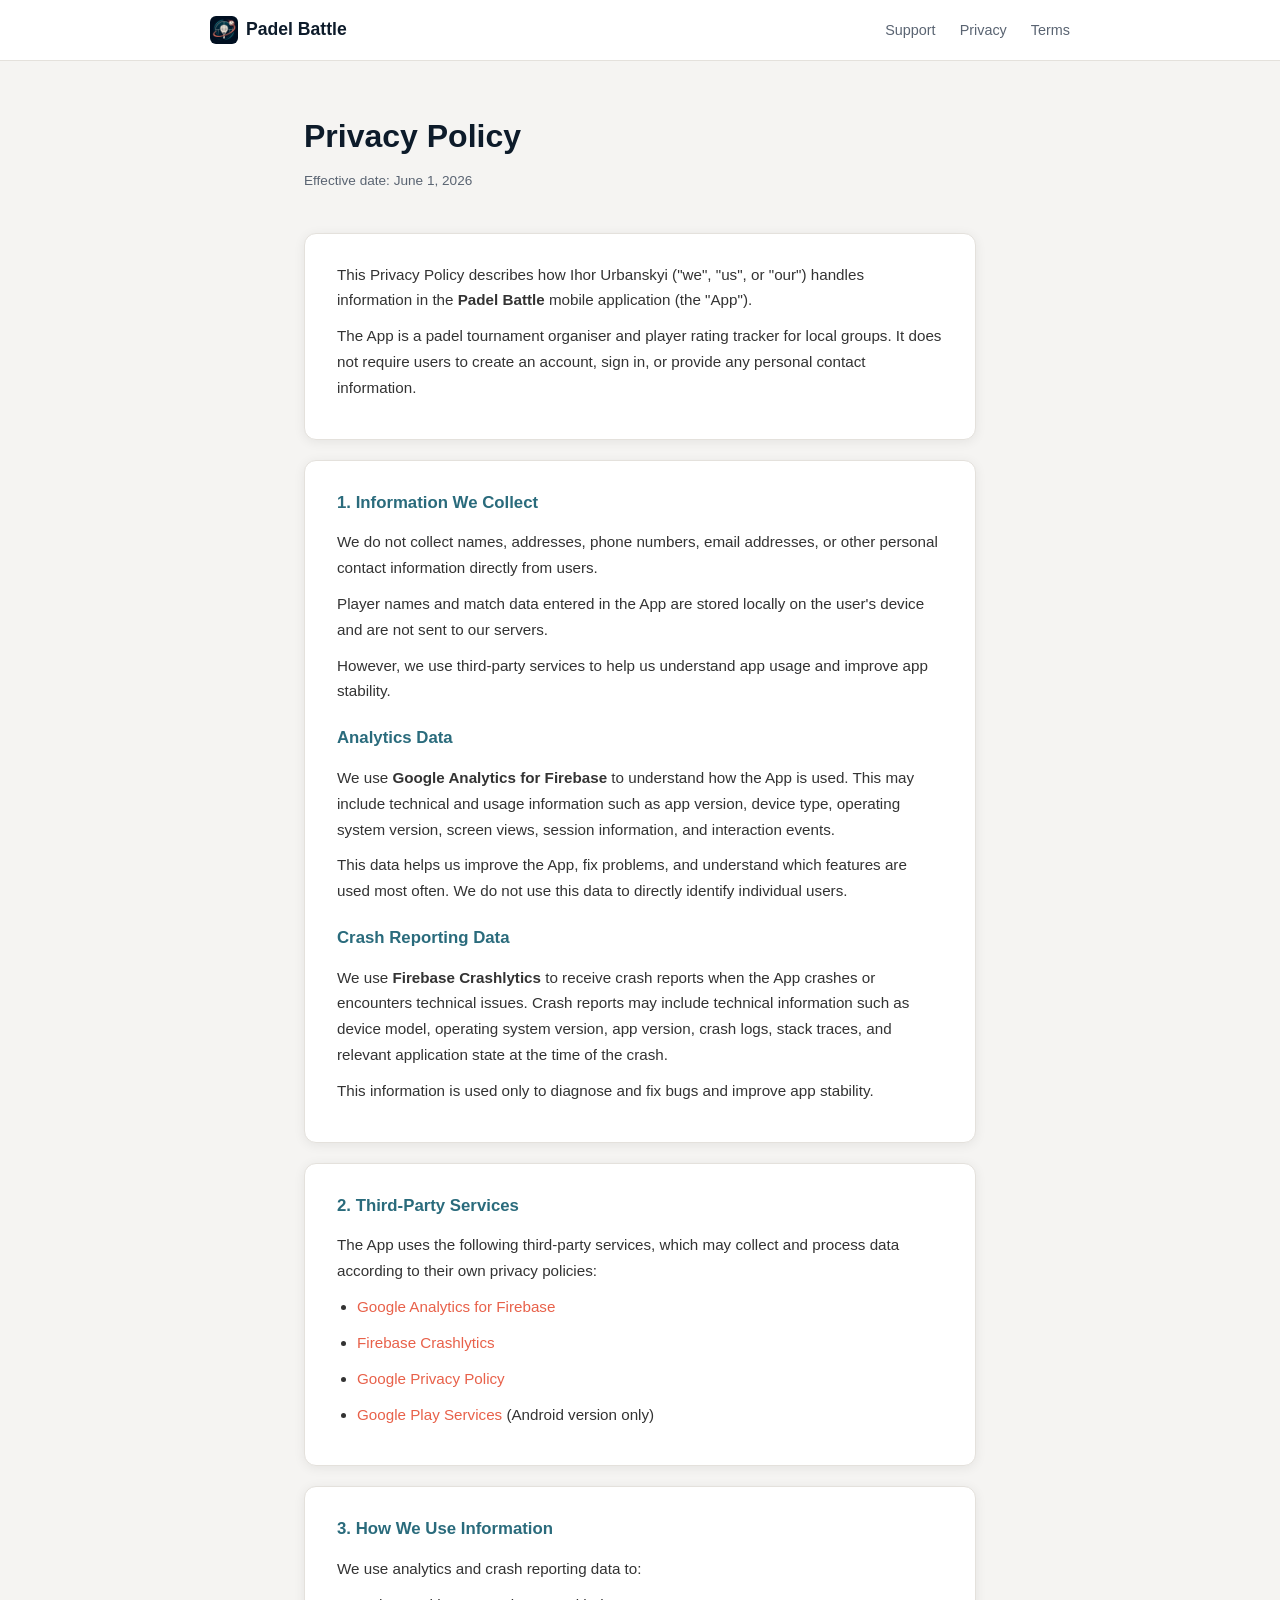
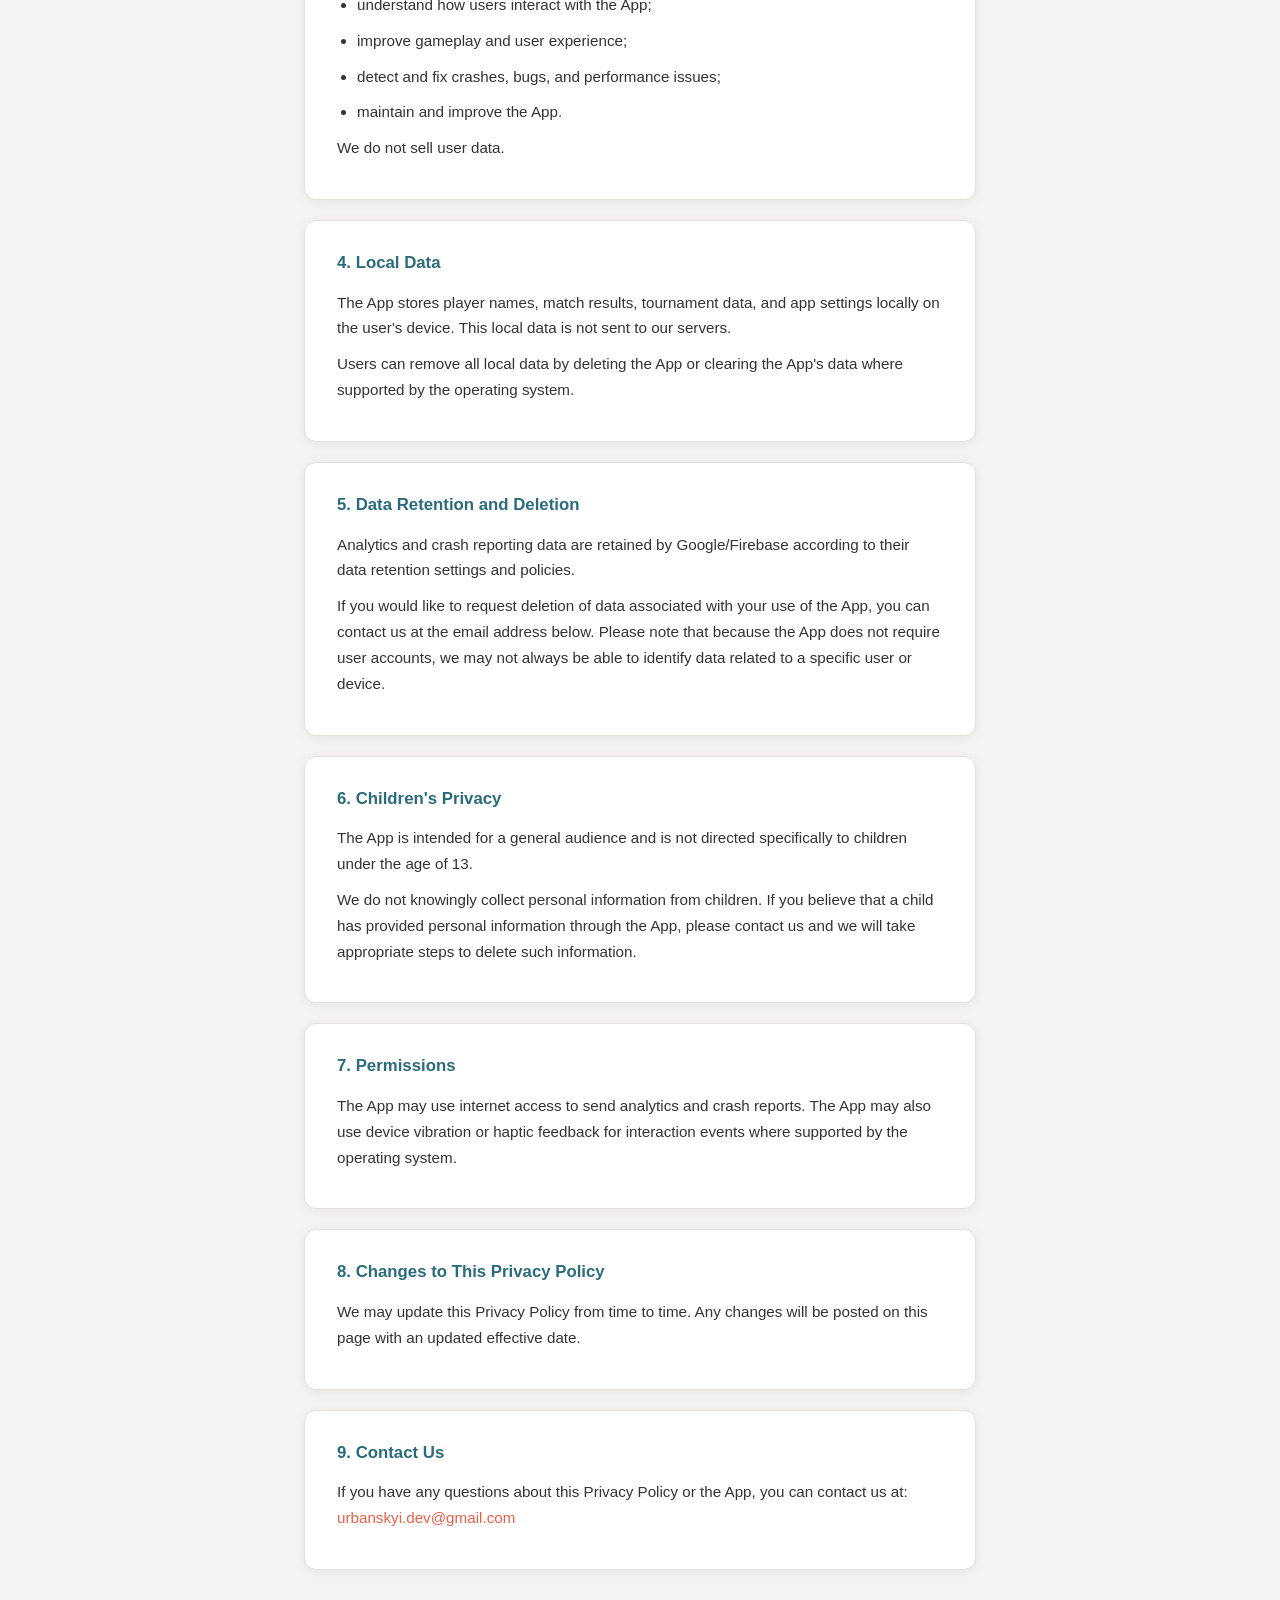
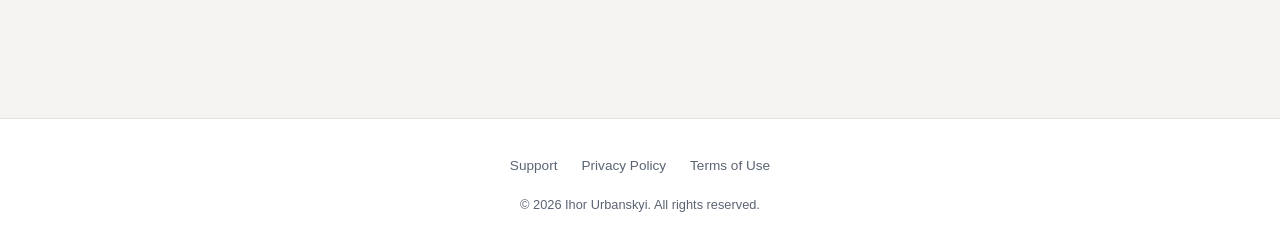
<file: privacy-policy.html>
<!DOCTYPE html>
<html lang="en">
<head>
  <meta charset="UTF-8" />
  <meta name="viewport" content="width=device-width, initial-scale=1.0" />
  <title>Privacy Policy — Padel Battle</title>
  <link rel="icon" href="app-icon.png" />
  <meta name="description" content="Privacy Policy for the Padel Battle mobile app." />
  <link rel="stylesheet" href="style.css" />
</head>
<body>

  <nav>
    <div class="nav-inner">
      <a href="index.html" class="nav-logo"><img src="app-icon.png" alt="Padel Battle" style="width:28px;height:28px;border-radius:6px;"> Padel Battle</a>
      <ul class="nav-links">
        <li><a href="support.html">Support</a></li>
        <li><a href="privacy-policy.html">Privacy</a></li>
        <li><a href="terms.html">Terms</a></li>
      </ul>
    </div>
  </nav>

  <main class="legal-page">
    <div class="page-header">
      <h1>Privacy Policy</h1>
      <p class="meta">Effective date: June 1, 2026</p>
    </div>

    <div class="legal-section">
      <p>
        This Privacy Policy describes how Ihor Urbanskyi ("we", "us", or "our") handles information
        in the <strong>Padel Battle</strong> mobile application (the "App").
      </p>
      <p>
        The App is a padel tournament organiser and player rating tracker for local groups.
        It does not require users to create an account, sign in, or provide any personal contact information.
      </p>
    </div>

    <div class="legal-section">
      <h2>1. Information We Collect</h2>
      <p>
        We do not collect names, addresses, phone numbers, email addresses, or other personal
        contact information directly from users.
      </p>
      <p>
        Player names and match data entered in the App are stored locally on the user's device
        and are not sent to our servers.
      </p>
      <p>
        However, we use third-party services to help us understand app usage and improve app stability.
      </p>

      <h2 style="margin-top: 20px; color: var(--teal);">Analytics Data</h2>
      <p>
        We use <strong>Google Analytics for Firebase</strong> to understand how the App is used.
        This may include technical and usage information such as app version, device type, operating
        system version, screen views, session information, and interaction events.
      </p>
      <p>
        This data helps us improve the App, fix problems, and understand which features are used most often.
        We do not use this data to directly identify individual users.
      </p>

      <h2 style="margin-top: 20px; color: var(--teal);">Crash Reporting Data</h2>
      <p>
        We use <strong>Firebase Crashlytics</strong> to receive crash reports when the App crashes or
        encounters technical issues. Crash reports may include technical information such as device model,
        operating system version, app version, crash logs, stack traces, and relevant application state
        at the time of the crash.
      </p>
      <p>
        This information is used only to diagnose and fix bugs and improve app stability.
      </p>
    </div>

    <div class="legal-section">
      <h2>2. Third-Party Services</h2>
      <p>The App uses the following third-party services, which may collect and process data according to their own privacy policies:</p>
      <ul>
        <li><a href="https://firebase.google.com/policies/analytics" target="_blank" rel="noopener">Google Analytics for Firebase</a></li>
        <li><a href="https://firebase.google.com/support/privacy" target="_blank" rel="noopener">Firebase Crashlytics</a></li>
        <li><a href="https://policies.google.com/privacy" target="_blank" rel="noopener">Google Privacy Policy</a></li>
        <li><a href="https://www.google.com/policies/privacy/" target="_blank" rel="noopener">Google Play Services</a> (Android version only)</li>
      </ul>
    </div>

    <div class="legal-section">
      <h2>3. How We Use Information</h2>
      <p>We use analytics and crash reporting data to:</p>
      <ul>
        <li>understand how users interact with the App;</li>
        <li>improve gameplay and user experience;</li>
        <li>detect and fix crashes, bugs, and performance issues;</li>
        <li>maintain and improve the App.</li>
      </ul>
      <p>We do not sell user data.</p>
    </div>

    <div class="legal-section">
      <h2>4. Local Data</h2>
      <p>
        The App stores player names, match results, tournament data, and app settings locally
        on the user's device. This local data is not sent to our servers.
      </p>
      <p>
        Users can remove all local data by deleting the App or clearing the App's data
        where supported by the operating system.
      </p>
    </div>

    <div class="legal-section">
      <h2>5. Data Retention and Deletion</h2>
      <p>
        Analytics and crash reporting data are retained by Google/Firebase according to their
        data retention settings and policies.
      </p>
      <p>
        If you would like to request deletion of data associated with your use of the App,
        you can contact us at the email address below. Please note that because the App does not
        require user accounts, we may not always be able to identify data related to a specific
        user or device.
      </p>
    </div>

    <div class="legal-section">
      <h2>6. Children's Privacy</h2>
      <p>
        The App is intended for a general audience and is not directed specifically to children
        under the age of 13.
      </p>
      <p>
        We do not knowingly collect personal information from children. If you believe that a child
        has provided personal information through the App, please contact us and we will take
        appropriate steps to delete such information.
      </p>
    </div>

    <div class="legal-section">
      <h2>7. Permissions</h2>
      <p>
        The App may use internet access to send analytics and crash reports.
        The App may also use device vibration or haptic feedback for interaction events
        where supported by the operating system.
      </p>
    </div>

    <div class="legal-section">
      <h2>8. Changes to This Privacy Policy</h2>
      <p>
        We may update this Privacy Policy from time to time. Any changes will be posted on this page
        with an updated effective date.
      </p>
    </div>

    <div class="legal-section">
      <h2>9. Contact Us</h2>
      <p>
        If you have any questions about this Privacy Policy or the App, you can contact us at:<br />
        <a href="mailto:urbanskyi.dev@gmail.com">urbanskyi.dev@gmail.com</a>
      </p>
    </div>
  </main>

  <footer>
    <div class="footer-inner">
      <ul class="footer-links">
        <li><a href="support.html">Support</a></li>
        <li><a href="privacy-policy.html">Privacy Policy</a></li>
        <li><a href="terms.html">Terms of Use</a></li>
      </ul>
      <p class="footer-copy">&copy; 2026 Ihor Urbanskyi. All rights reserved.</p>
    </div>
  </footer>

</body>
</html>
</file>
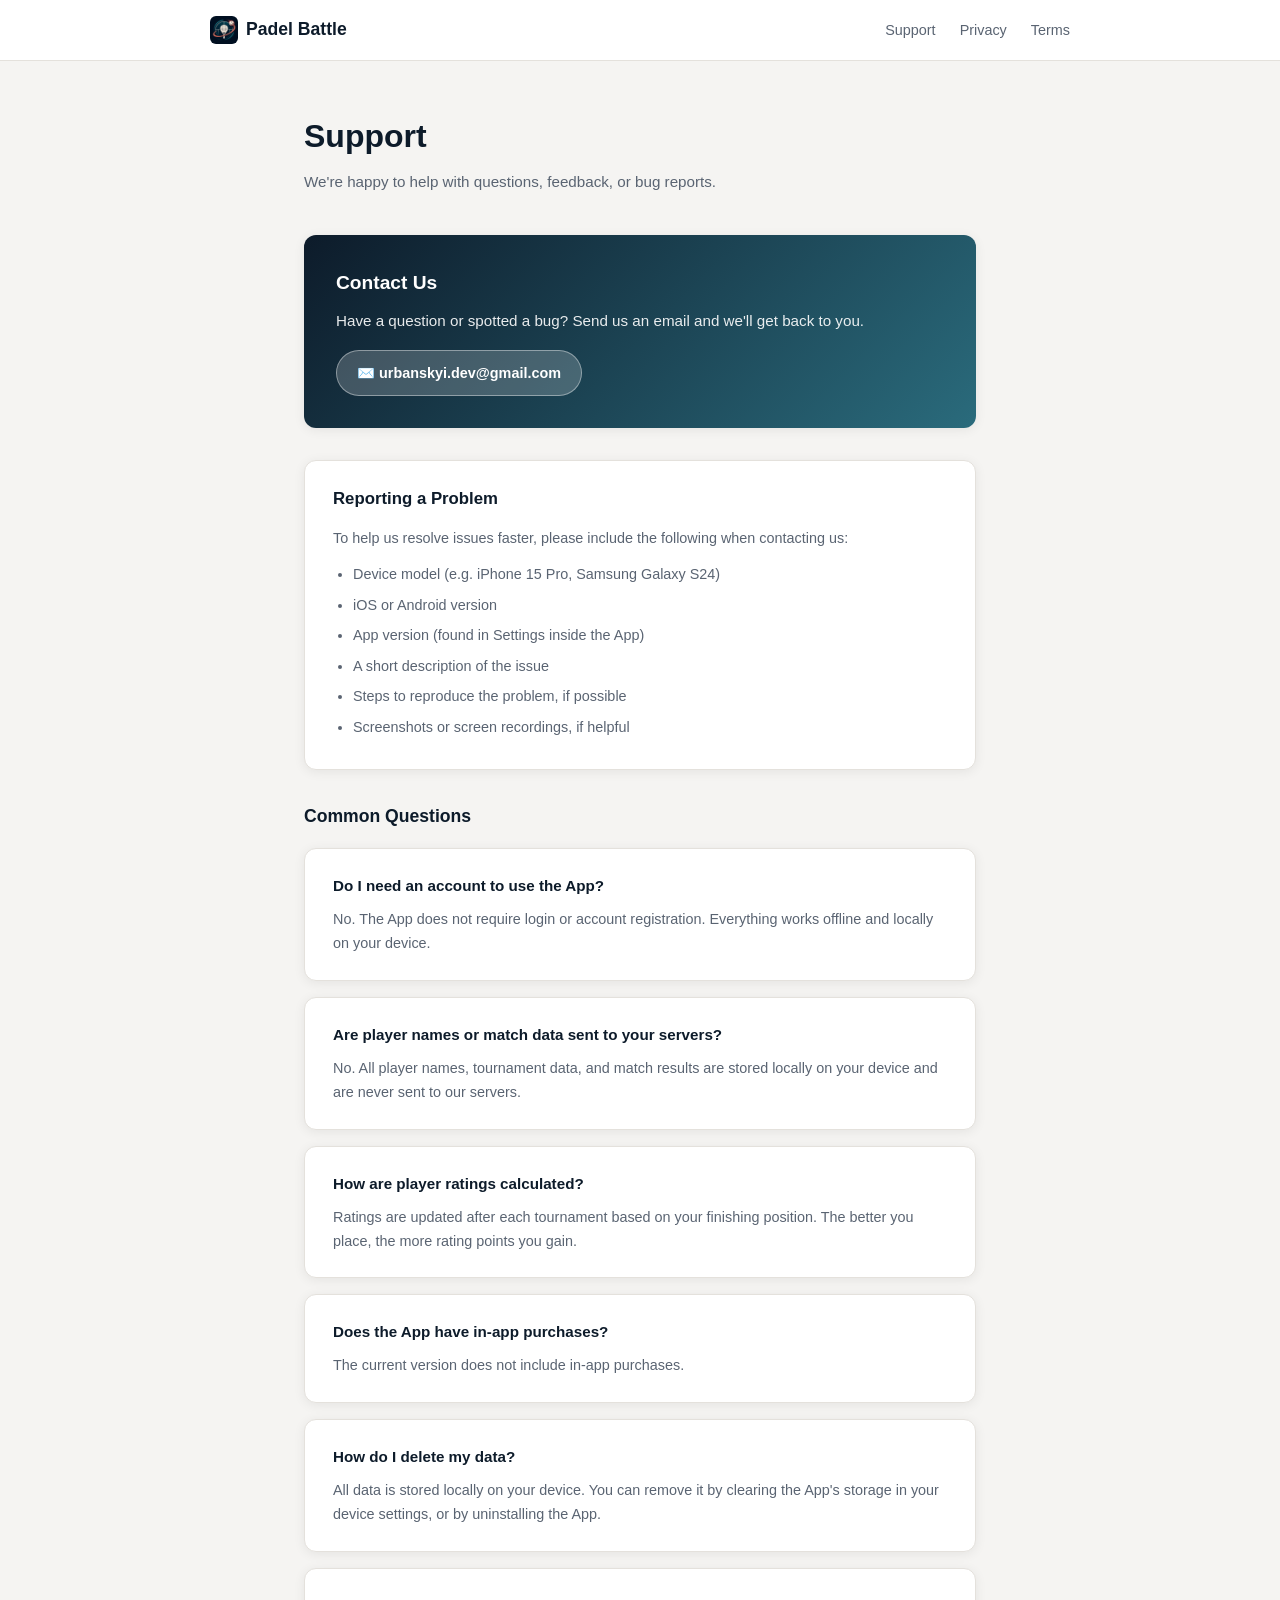
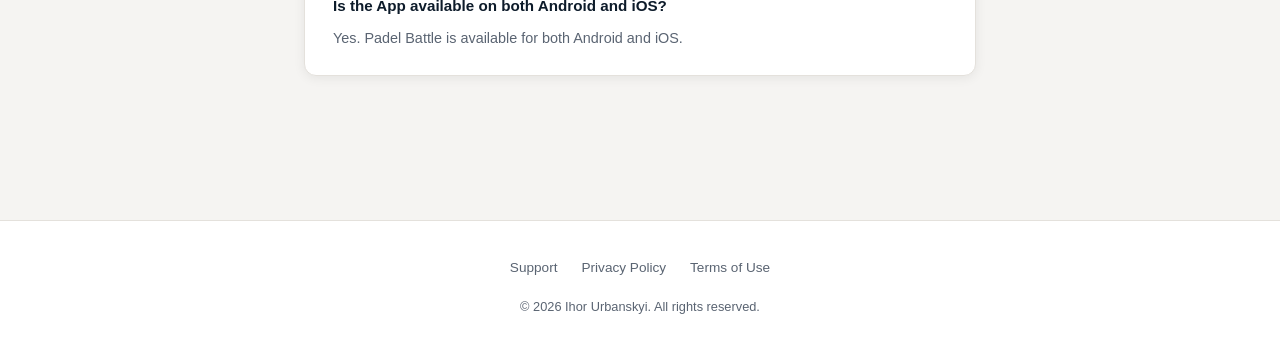
<file: support.html>
<!DOCTYPE html>
<html lang="en">
<head>
  <meta charset="UTF-8" />
  <meta name="viewport" content="width=device-width, initial-scale=1.0" />
  <title>Support — Padel Battle</title>
  <link rel="icon" href="app-icon.png" />
  <meta name="description" content="Get help with Padel Battle. Contact us or browse common questions." />
  <link rel="stylesheet" href="style.css" />
</head>
<body>

  <nav>
    <div class="nav-inner">
      <a href="index.html" class="nav-logo"><img src="app-icon.png" alt="Padel Battle" style="width:28px;height:28px;border-radius:6px;"> Padel Battle</a>
      <ul class="nav-links">
        <li><a href="support.html">Support</a></li>
        <li><a href="privacy-policy.html">Privacy</a></li>
        <li><a href="terms.html">Terms</a></li>
      </ul>
    </div>
  </nav>

  <main class="support-page">
    <div class="page-header">
      <h1>Support</h1>
      <p>We're happy to help with questions, feedback, or bug reports.</p>
    </div>

    <div class="contact-card">
      <h2>Contact Us</h2>
      <p>Have a question or spotted a bug? Send us an email and we'll get back to you.</p>
      <a href="mailto:urbanskyi.dev@gmail.com">✉️ urbanskyi.dev@gmail.com</a>
    </div>

    <div class="report-info">
      <h2>Reporting a Problem</h2>
      <p style="font-size: 0.9rem; color: var(--text-muted); margin-bottom: 12px;">
        To help us resolve issues faster, please include the following when contacting us:
      </p>
      <ul>
        <li>Device model (e.g. iPhone 15 Pro, Samsung Galaxy S24)</li>
        <li>iOS or Android version</li>
        <li>App version (found in Settings inside the App)</li>
        <li>A short description of the issue</li>
        <li>Steps to reproduce the problem, if possible</li>
        <li>Screenshots or screen recordings, if helpful</li>
      </ul>
    </div>

    <h2 style="font-size: 1.1rem; font-weight: 700; color: var(--navy); margin-bottom: 16px;">Common Questions</h2>

    <div class="faq-item">
      <h3>Do I need an account to use the App?</h3>
      <p>No. The App does not require login or account registration. Everything works offline and locally on your device.</p>
    </div>

    <div class="faq-item">
      <h3>Are player names or match data sent to your servers?</h3>
      <p>No. All player names, tournament data, and match results are stored locally on your device and are never sent to our servers.</p>
    </div>

    <div class="faq-item">
      <h3>How are player ratings calculated?</h3>
      <p>Ratings are updated after each tournament based on your finishing position. The better you place, the more rating points you gain.</p>
    </div>

    <div class="faq-item">
      <h3>Does the App have in-app purchases?</h3>
      <p>The current version does not include in-app purchases.</p>
    </div>

    <div class="faq-item">
      <h3>How do I delete my data?</h3>
      <p>All data is stored locally on your device. You can remove it by clearing the App's storage in your device settings, or by uninstalling the App.</p>
    </div>

    <div class="faq-item">
      <h3>Is the App available on both Android and iOS?</h3>
      <p>Yes. Padel Battle is available for both Android and iOS.</p>
    </div>
  </main>

  <footer>
    <div class="footer-inner">
      <ul class="footer-links">
        <li><a href="support.html">Support</a></li>
        <li><a href="privacy-policy.html">Privacy Policy</a></li>
        <li><a href="terms.html">Terms of Use</a></li>
      </ul>
      <p class="footer-copy">&copy; 2026 Ihor Urbanskyi. All rights reserved.</p>
    </div>
  </footer>

</body>
</html>
</file>
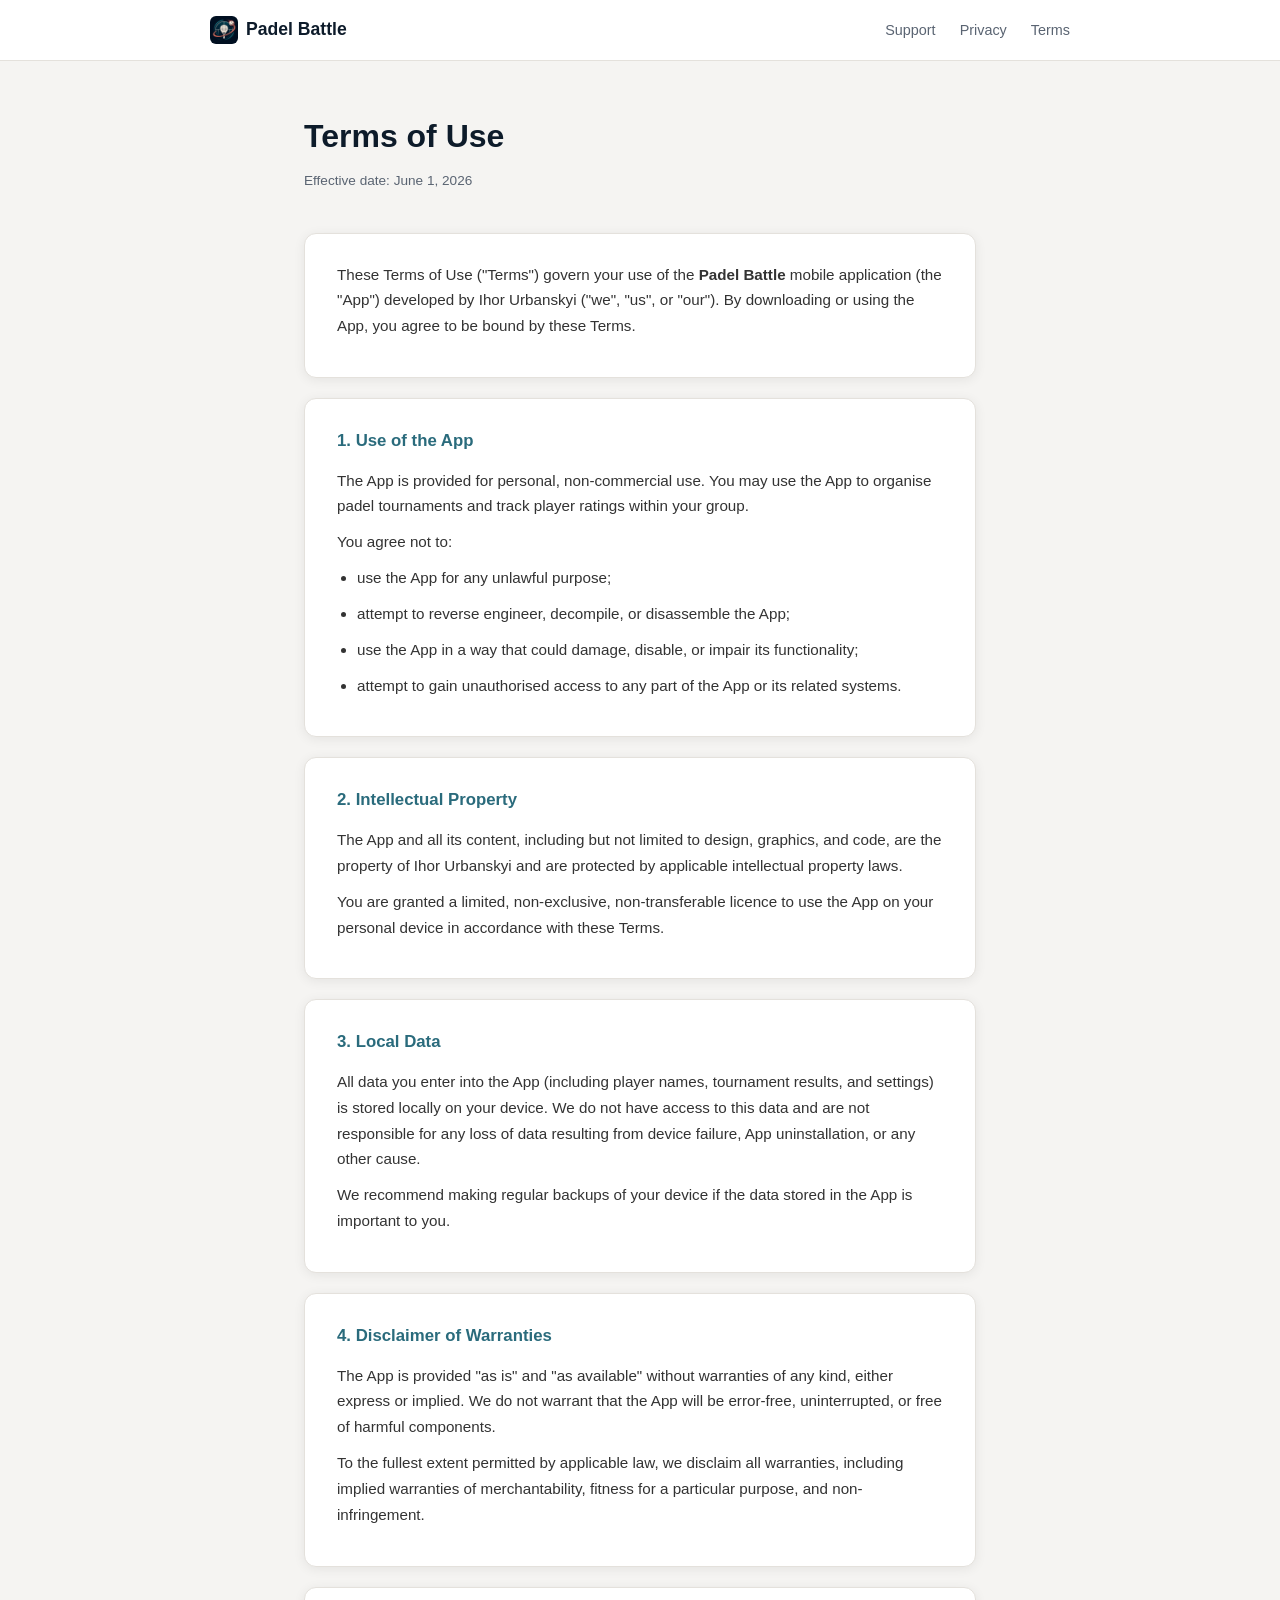
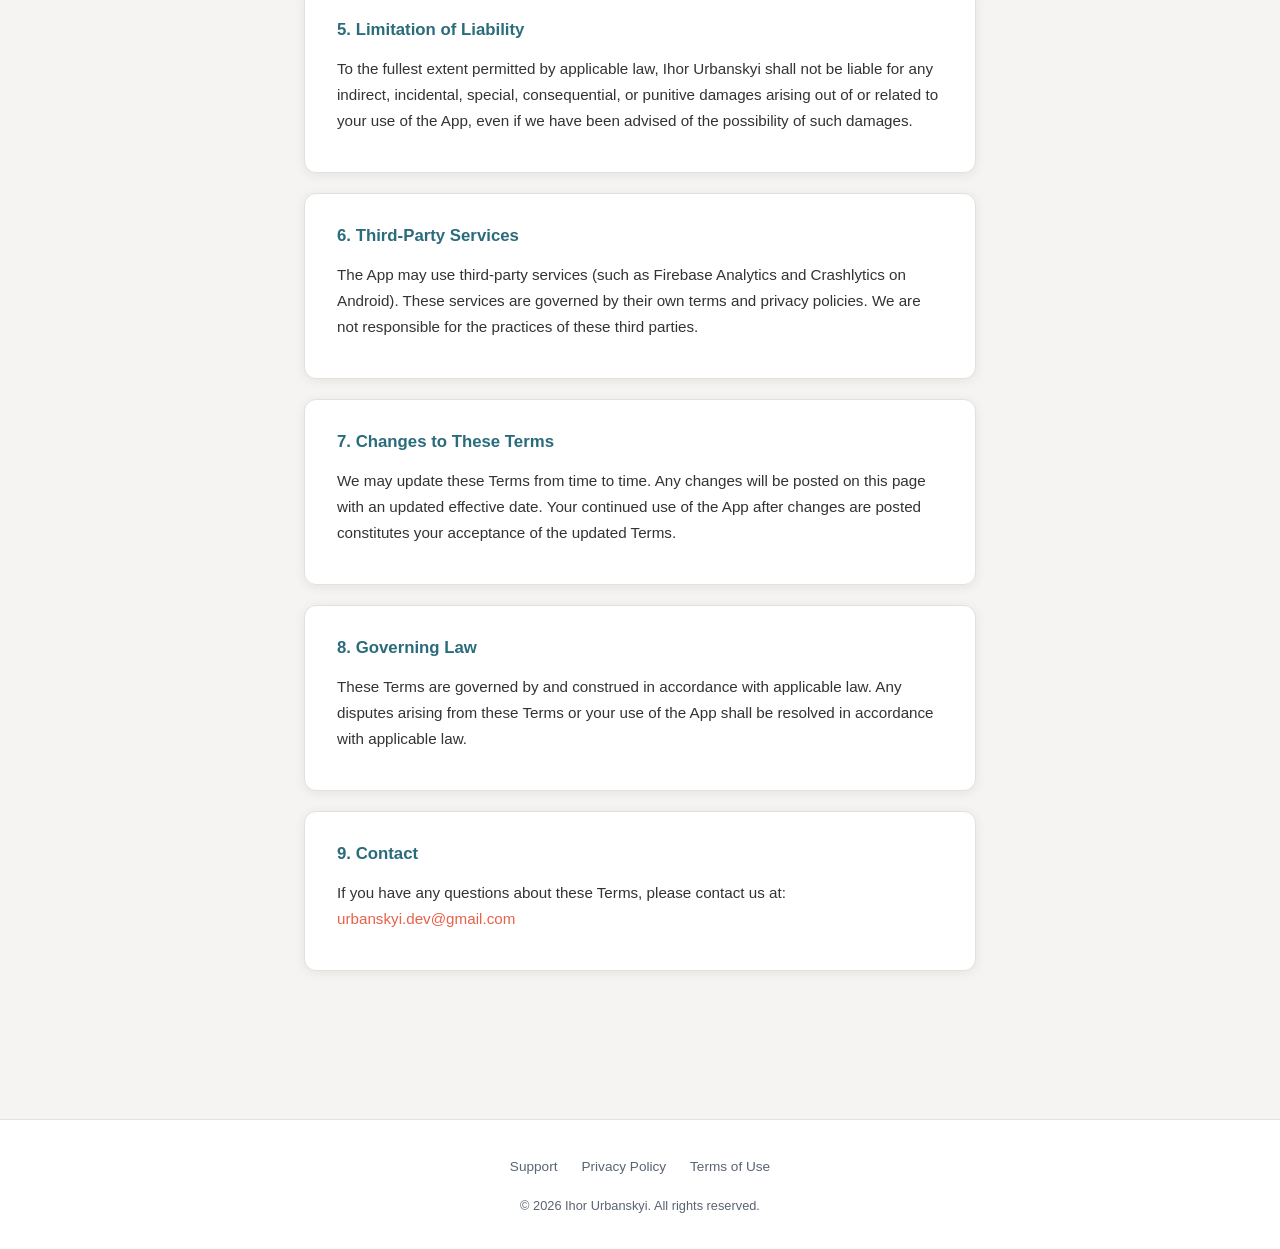
<file: terms.html>
<!DOCTYPE html>
<html lang="en">
<head>
  <meta charset="UTF-8" />
  <meta name="viewport" content="width=device-width, initial-scale=1.0" />
  <title>Terms of Use — Padel Battle</title>
  <link rel="icon" href="app-icon.png" />
  <meta name="description" content="Terms of Use for the Padel Battle mobile app." />
  <link rel="stylesheet" href="style.css" />
</head>
<body>

  <nav>
    <div class="nav-inner">
      <a href="index.html" class="nav-logo"><img src="app-icon.png" alt="Padel Battle" style="width:28px;height:28px;border-radius:6px;"> Padel Battle</a>
      <ul class="nav-links">
        <li><a href="support.html">Support</a></li>
        <li><a href="privacy-policy.html">Privacy</a></li>
        <li><a href="terms.html">Terms</a></li>
      </ul>
    </div>
  </nav>

  <main class="legal-page">
    <div class="page-header">
      <h1>Terms of Use</h1>
      <p class="meta">Effective date: June 1, 2026</p>
    </div>

    <div class="legal-section">
      <p>
        These Terms of Use ("Terms") govern your use of the <strong>Padel Battle</strong> mobile
        application (the "App") developed by Ihor Urbanskyi ("we", "us", or "our").
        By downloading or using the App, you agree to be bound by these Terms.
      </p>
    </div>

    <div class="legal-section">
      <h2>1. Use of the App</h2>
      <p>
        The App is provided for personal, non-commercial use. You may use the App to organise
        padel tournaments and track player ratings within your group.
      </p>
      <p>You agree not to:</p>
      <ul>
        <li>use the App for any unlawful purpose;</li>
        <li>attempt to reverse engineer, decompile, or disassemble the App;</li>
        <li>use the App in a way that could damage, disable, or impair its functionality;</li>
        <li>attempt to gain unauthorised access to any part of the App or its related systems.</li>
      </ul>
    </div>

    <div class="legal-section">
      <h2>2. Intellectual Property</h2>
      <p>
        The App and all its content, including but not limited to design, graphics, and code,
        are the property of Ihor Urbanskyi and are protected by applicable intellectual property laws.
      </p>
      <p>
        You are granted a limited, non-exclusive, non-transferable licence to use the App
        on your personal device in accordance with these Terms.
      </p>
    </div>

    <div class="legal-section">
      <h2>3. Local Data</h2>
      <p>
        All data you enter into the App (including player names, tournament results, and settings)
        is stored locally on your device. We do not have access to this data and are not responsible
        for any loss of data resulting from device failure, App uninstallation, or any other cause.
      </p>
      <p>
        We recommend making regular backups of your device if the data stored in the App is
        important to you.
      </p>
    </div>

    <div class="legal-section">
      <h2>4. Disclaimer of Warranties</h2>
      <p>
        The App is provided "as is" and "as available" without warranties of any kind,
        either express or implied. We do not warrant that the App will be error-free,
        uninterrupted, or free of harmful components.
      </p>
      <p>
        To the fullest extent permitted by applicable law, we disclaim all warranties,
        including implied warranties of merchantability, fitness for a particular purpose,
        and non-infringement.
      </p>
    </div>

    <div class="legal-section">
      <h2>5. Limitation of Liability</h2>
      <p>
        To the fullest extent permitted by applicable law, Ihor Urbanskyi shall not be liable
        for any indirect, incidental, special, consequential, or punitive damages arising out of
        or related to your use of the App, even if we have been advised of the possibility of
        such damages.
      </p>
    </div>

    <div class="legal-section">
      <h2>6. Third-Party Services</h2>
      <p>
        The App may use third-party services (such as Firebase Analytics and Crashlytics on Android).
        These services are governed by their own terms and privacy policies. We are not responsible
        for the practices of these third parties.
      </p>
    </div>

    <div class="legal-section">
      <h2>7. Changes to These Terms</h2>
      <p>
        We may update these Terms from time to time. Any changes will be posted on this page
        with an updated effective date. Your continued use of the App after changes are posted
        constitutes your acceptance of the updated Terms.
      </p>
    </div>

    <div class="legal-section">
      <h2>8. Governing Law</h2>
      <p>
        These Terms are governed by and construed in accordance with applicable law.
        Any disputes arising from these Terms or your use of the App shall be resolved
        in accordance with applicable law.
      </p>
    </div>

    <div class="legal-section">
      <h2>9. Contact</h2>
      <p>
        If you have any questions about these Terms, please contact us at:<br />
        <a href="mailto:urbanskyi.dev@gmail.com">urbanskyi.dev@gmail.com</a>
      </p>
    </div>
  </main>

  <footer>
    <div class="footer-inner">
      <ul class="footer-links">
        <li><a href="support.html">Support</a></li>
        <li><a href="privacy-policy.html">Privacy Policy</a></li>
        <li><a href="terms.html">Terms of Use</a></li>
      </ul>
      <p class="footer-copy">&copy; 2026 Ihor Urbanskyi. All rights reserved.</p>
    </div>
  </footer>

</body>
</html>
</file>
<file: style.css>
:root {
  --navy: #0d1b2a;
  --navy-mid: #152333;
  --teal: #2a6b7c;
  --teal-light: #3a8a9e;
  --coral: #e8614a;
  --coral-light: #f07a66;
  --offwhite: #f0ede8;
  --bg: #f5f4f2;
  --surface: #ffffff;
  --text: #1a1a1a;
  --text-muted: #5a6472;
  --border: #e4e1dc;
  --radius: 12px;
  --shadow: 0 2px 12px rgba(0, 0, 0, 0.07);
}

* {
  box-sizing: border-box;
  margin: 0;
  padding: 0;
}

body {
  font-family: -apple-system, BlinkMacSystemFont, "Segoe UI", Roboto, Helvetica, Arial, sans-serif;
  background: var(--bg);
  color: var(--text);
  line-height: 1.7;
  font-size: 16px;
}

/* ── NAV ── */
nav {
  background: var(--surface);
  border-bottom: 1px solid var(--border);
  padding: 0 24px;
  position: sticky;
  top: 0;
  z-index: 100;
}

.nav-inner {
  max-width: 860px;
  margin: 0 auto;
  display: flex;
  align-items: center;
  justify-content: space-between;
  height: 60px;
}

.nav-logo {
  font-weight: 700;
  font-size: 1.1rem;
  color: var(--navy);
  text-decoration: none;
  display: flex;
  align-items: center;
  gap: 8px;
}

.nav-logo span {
  font-size: 1.3rem;
}

.nav-links {
  display: flex;
  gap: 24px;
  list-style: none;
}

.nav-links a {
  color: var(--text-muted);
  text-decoration: none;
  font-size: 0.9rem;
  font-weight: 500;
  transition: color 0.2s;
}

.nav-links a:hover {
  color: var(--coral);
}

/* ── HERO ── */
.hero {
  background: linear-gradient(135deg, var(--navy) 0%, var(--navy-mid) 50%, var(--teal) 100%);
  color: #fff;
  padding: 80px 24px;
  text-align: center;
}

.hero-icon {
  margin-bottom: 24px;
  display: block;
}

.hero h1 {
  font-size: 2.8rem;
  font-weight: 800;
  letter-spacing: -0.5px;
  margin-bottom: 16px;
}

.hero p {
  font-size: 1.15rem;
  opacity: 0.9;
  max-width: 520px;
  margin: 0 auto 32px;
}

.badge-row {
  display: flex;
  justify-content: center;
  gap: 16px;
  flex-wrap: wrap;
}

.store-badge {
  display: inline-flex;
  align-items: center;
  gap: 8px;
  background: rgba(255, 255, 255, 0.15);
  border: 1.5px solid rgba(255, 255, 255, 0.35);
  color: #fff;
  text-decoration: none;
  padding: 10px 20px;
  border-radius: 50px;
  font-size: 0.9rem;
  font-weight: 600;
  backdrop-filter: blur(4px);
  transition: background 0.2s, border-color 0.2s;
}

.store-badge:hover {
  background: rgba(255, 255, 255, 0.25);
  border-color: rgba(255, 255, 255, 0.6);
}

/* ── FEATURES ── */
.features {
  padding: 64px 24px;
}

.features-grid {
  max-width: 860px;
  margin: 0 auto;
  display: grid;
  grid-template-columns: repeat(auto-fit, minmax(220px, 1fr));
  gap: 24px;
}

.feature-card {
  background: var(--surface);
  border: 1px solid var(--border);
  border-radius: var(--radius);
  padding: 28px 24px;
  box-shadow: var(--shadow);
}

.feature-card .icon {
  font-size: 2rem;
  margin-bottom: 12px;
  display: block;
}

.feature-card h3 {
  font-size: 1rem;
  font-weight: 700;
  margin-bottom: 6px;
  color: var(--navy);
}

.feature-card p {
  font-size: 0.9rem;
  color: var(--text-muted);
}

/* ── LEGAL PAGE ── */
.legal-page {
  max-width: 720px;
  margin: 48px auto;
  padding: 0 24px 80px;
}

.legal-page .page-header {
  margin-bottom: 40px;
}

.legal-page .page-header h1 {
  font-size: 2rem;
  font-weight: 800;
  color: var(--navy);
  margin-bottom: 6px;
}

.legal-page .page-header .meta {
  font-size: 0.85rem;
  color: var(--text-muted);
}

.legal-section {
  background: var(--surface);
  border: 1px solid var(--border);
  border-radius: var(--radius);
  padding: 28px 32px;
  margin-bottom: 20px;
  box-shadow: var(--shadow);
}

.legal-section h2 {
  font-size: 1.05rem;
  font-weight: 700;
  color: var(--teal);
  margin-bottom: 12px;
}

.legal-section p,
.legal-section li {
  font-size: 0.95rem;
  color: #333;
  margin-bottom: 10px;
}

.legal-section ul,
.legal-section ol {
  padding-left: 20px;
}

.legal-section a {
  color: var(--coral);
  text-decoration: none;
}

.legal-section a:hover {
  text-decoration: underline;
}

/* ── SUPPORT PAGE ── */
.support-page {
  max-width: 720px;
  margin: 48px auto;
  padding: 0 24px 80px;
}

.support-page .page-header {
  margin-bottom: 40px;
}

.support-page .page-header h1 {
  font-size: 2rem;
  font-weight: 800;
  color: var(--navy);
  margin-bottom: 6px;
}

.support-page .page-header p {
  color: var(--text-muted);
  font-size: 0.95rem;
}

.contact-card {
  background: linear-gradient(135deg, var(--navy), var(--teal));
  color: #fff;
  border-radius: var(--radius);
  padding: 32px;
  margin-bottom: 32px;
  box-shadow: var(--shadow);
}

.contact-card h2 {
  font-size: 1.2rem;
  font-weight: 700;
  margin-bottom: 8px;
}

.contact-card p {
  opacity: 0.9;
  font-size: 0.95rem;
  margin-bottom: 16px;
}

.contact-card a {
  display: inline-flex;
  align-items: center;
  gap: 6px;
  background: rgba(255, 255, 255, 0.2);
  border: 1.5px solid rgba(255, 255, 255, 0.4);
  color: #fff;
  text-decoration: none;
  padding: 10px 20px;
  border-radius: 50px;
  font-size: 0.9rem;
  font-weight: 600;
  transition: background 0.2s;
}

.contact-card a:hover {
  background: rgba(255, 255, 255, 0.3);
}

.faq-item {
  background: var(--surface);
  border: 1px solid var(--border);
  border-radius: var(--radius);
  padding: 24px 28px;
  margin-bottom: 16px;
  box-shadow: var(--shadow);
}

.faq-item h3 {
  font-size: 0.95rem;
  font-weight: 700;
  color: var(--navy);
  margin-bottom: 8px;
}

.faq-item p {
  font-size: 0.9rem;
  color: var(--text-muted);
}

.report-info {
  background: var(--surface);
  border: 1px solid var(--border);
  border-radius: var(--radius);
  padding: 24px 28px;
  margin-bottom: 32px;
  box-shadow: var(--shadow);
}

.report-info h2 {
  font-size: 1.05rem;
  font-weight: 700;
  color: var(--navy);
  margin-bottom: 12px;
}

.report-info ul {
  padding-left: 20px;
}

.report-info li {
  font-size: 0.9rem;
  color: var(--text-muted);
  margin-bottom: 6px;
}

/* ── FOOTER ── */
footer {
  background: var(--surface);
  border-top: 1px solid var(--border);
  padding: 32px 24px;
  text-align: center;
}

.footer-inner {
  max-width: 860px;
  margin: 0 auto;
}

.footer-links {
  display: flex;
  justify-content: center;
  gap: 24px;
  flex-wrap: wrap;
  margin-bottom: 16px;
  list-style: none;
}

.footer-links a {
  color: var(--text-muted);
  text-decoration: none;
  font-size: 0.85rem;
  transition: color 0.2s;
}

.footer-links a:hover {
  color: var(--coral);
}

.footer-copy {
  font-size: 0.8rem;
  color: var(--text-muted);
}

/* ── RESPONSIVE ── */
@media (max-width: 600px) {
  .hero h1 {
    font-size: 2rem;
  }

  .nav-links {
    gap: 16px;
  }

  .legal-section {
    padding: 20px 18px;
  }
}
</file>
